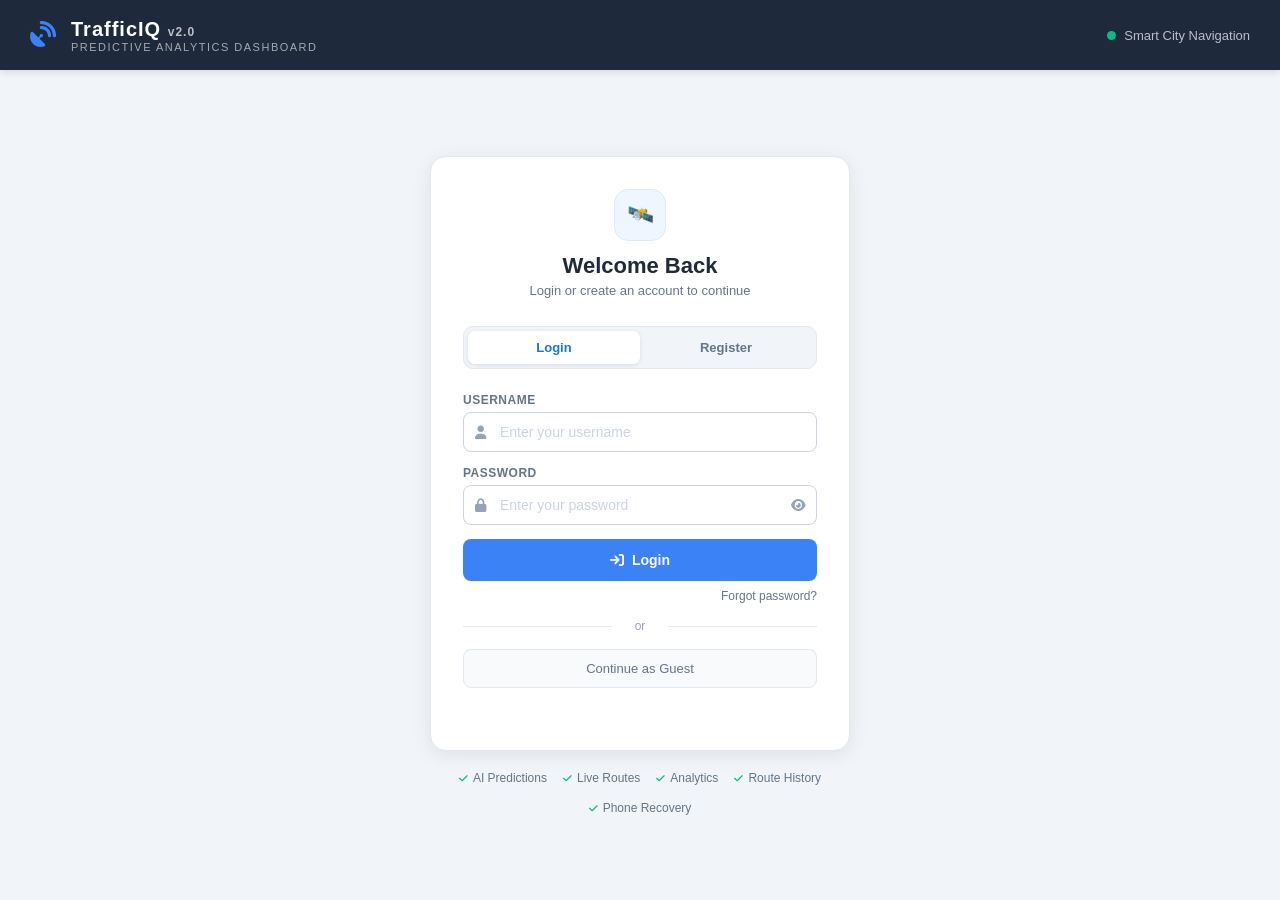
<file: index.html>
<!DOCTYPE html>
<html lang="en">
<head>
  <meta charset="UTF-8"/>
  <meta name="viewport" content="width=device-width, initial-scale=1.0"/>
  <title>TrafficIQ — Login</title>
  <link rel="stylesheet" href="https://cdnjs.cloudflare.com/ajax/libs/font-awesome/6.4.0/css/all.min.css"/>
  <style>
    * { margin:0; padding:0; box-sizing:border-box; font-family:"Segoe UI", sans-serif; }

    body {
      background: #f1f5f9;
      min-height: 100vh;
      display: flex;
      flex-direction: column;
    }

    /* ── Top Header — matches dashboard header exactly ── */
    .top-header {
      height: 70px;
      background: #1e293b;
      color: white;
      display: flex;
      align-items: center;
      justify-content: space-between;
      padding: 0 30px;
      box-shadow: 0 4px 6px -1px rgba(0,0,0,0.1);
    }

    .logo { display:flex; align-items:center; gap:15px; }
    .logo i { font-size:26px; color:#3b82f6; }
    .logo h1 { font-size:20px; letter-spacing:1px; }
    .logo h1 span { font-size:12px; opacity:0.7; }
    .logo p { font-size:11px; text-transform:uppercase; letter-spacing:1.5px; opacity:0.6; }

    .header-right {
      display: flex; align-items: center; gap: 8px;
      font-size: 13px; color: rgba(255,255,255,0.7);
    }
    .status-dot {
      width: 9px; height: 9px;
      background: #10b981; border-radius: 50%;
      animation: pulse 2s infinite;
    }
    @keyframes pulse {
      0%   { box-shadow: 0 0 0 0px rgba(16,185,129,0.7); }
      100% { box-shadow: 0 0 0 8px rgba(16,185,129,0); }
    }

    /* ── Main layout ── */
    .page-body {
      flex: 1;
      display: flex;
      align-items: center;
      justify-content: center;
      padding: 32px 16px;
    }

    .login-wrapper {
      width: 100%;
      max-width: 420px;
    }

    /* ── Card — matches dashboard .card style ── */
    .login-card {
      background: white;
      border: 1px solid #e2e8f0;
      border-radius: 16px;
      padding: 32px;
      box-shadow: 0 4px 20px rgba(0,0,0,0.08);
    }

    .card-header {
      text-align: center;
      margin-bottom: 28px;
    }

    .card-icon {
      width: 52px; height: 52px;
      background: #eff6ff;
      border-radius: 14px;
      display: inline-flex; align-items: center; justify-content: center;
      font-size: 22px; margin-bottom: 12px;
      border: 1px solid #dbeafe;
    }

    .card-header h2 {
      font-size: 22px; font-weight: 700;
      color: #1e293b; margin-bottom: 4px;
    }

    .card-header p {
      font-size: 13px; color: #64748b;
    }

    /* ── Tabs ── */
    .tab-row {
      display: flex;
      background: #f1f5f9;
      border-radius: 10px;
      padding: 4px;
      margin-bottom: 24px;
      border: 1px solid #e2e8f0;
    }

    .tab-btn {
      flex: 1; padding: 9px;
      border: none; background: transparent;
      color: #64748b;
      font-size: 13px; font-weight: 600;
      cursor: pointer; border-radius: 7px;
      transition: all 0.25s;
    }

    .tab-btn.active {
      background: white;
      color: #1976d2;
      box-shadow: 0 1px 4px rgba(0,0,0,0.1);
    }

    /* ── Inputs — matches dashboard inputs ── */
    .input-group { margin-bottom: 14px; }

    .input-group label {
      display: block;
      font-size: 12px; font-weight: 600;
      color: #64748b; margin-bottom: 5px;
      text-transform: uppercase; letter-spacing: 0.5px;
    }

    .input-wrap { position: relative; }

    .input-wrap i.ico {
      position: absolute; left: 12px; top: 50%;
      transform: translateY(-50%);
      color: #94a3b8; font-size: 13px;
      pointer-events: none;
    }

    .input-wrap input {
      width: 100%;
      padding: 11px 12px 11px 36px;
      border: 1px solid #cbd5e1;
      border-radius: 8px;
      font-size: 14px; color: #1e293b;
      outline: none; transition: 0.25s;
      background: white;
    }

    .input-wrap input:focus {
      border-color: #3b82f6;
      box-shadow: 0 0 0 3px rgba(59,130,246,0.1);
    }

    .input-wrap input::placeholder { color: #cbd5e1; }

    .eye-btn {
      position: absolute; right: 11px; top: 50%;
      transform: translateY(-50%);
      color: #94a3b8; cursor: pointer; font-size: 13px;
    }
    .eye-btn:hover { color: #64748b; }

    /* Strength bar */
    .strength-bar { height: 3px; border-radius: 2px; background: #e2e8f0; margin-top: 6px; overflow: hidden; display: none; }
    .strength-fill { height: 100%; border-radius: 2px; transition: width 0.4s, background 0.4s; width: 0%; }
    .strength-label { font-size: 10px; color: #94a3b8; margin-top: 3px; display: none; }

    /* ── Buttons — matches dashboard primary-btn ── */
    .login-btn {
      width: 100%;
      padding: 13px;
      background: #3b82f6;
      color: white;
      border: none; border-radius: 8px;
      font-size: 14px; font-weight: 700;
      cursor: pointer; transition: all 0.25s;
      display: flex; align-items: center;
      justify-content: center; gap: 8px;
      margin-top: 4px;
    }
    .login-btn:hover { background: #2563eb; transform: translateY(-1px); box-shadow: 0 4px 12px rgba(59,130,246,0.3); }
    .login-btn:disabled { background: #93c5fd; cursor: not-allowed; transform: none; box-shadow: none; }

    .divider {
      text-align: center; color: #94a3b8;
      font-size: 12px; margin: 16px 0;
      position: relative;
    }
    .divider::before, .divider::after {
      content: ''; position: absolute;
      top: 50%; width: 42%; height: 1px;
      background: #e2e8f0;
    }
    .divider::before { left: 0; }
    .divider::after { right: 0; }

    .guest-btn {
      width: 100%; padding: 11px;
      background: #f8fafc;
      border: 1px solid #e2e8f0;
      border-radius: 8px; color: #64748b;
      font-size: 13px; cursor: pointer;
      transition: all 0.2s;
    }
    .guest-btn:hover { background: #f1f5f9; border-color: #cbd5e1; color: #1e293b; }

    .forgot-link {
      display: block; text-align: right;
      font-size: 12px; color: #64748b;
      text-decoration: none; margin-top: 8px;
      transition: color 0.2s;
    }
    .forgot-link:hover { color: #3b82f6; }

    /* ── Message ── */
    .msg-box {
      min-height: 18px;
      text-align: center; font-size: 13px;
      border-radius: 8px; margin-top: 12px;
      padding: 0; transition: all 0.25s;
    }
    .msg-box.error   { color: #dc2626; background: #fef2f2; border: 1px solid #fecaca; padding: 8px; }
    .msg-box.success { color: #16a34a; background: #f0fdf4; border: 1px solid #bbf7d0; padding: 8px; }

    /* ── Feature pills below card ── */
    .feature-row {
      display: flex; justify-content: center;
      gap: 16px; margin-top: 20px;
      flex-wrap: wrap;
    }
    .feature-pill {
      display: flex; align-items: center; gap: 5px;
      font-size: 12px; color: #64748b;
    }
    .feature-pill i { color: #10b981; font-size: 10px; }

    @keyframes spin { to { transform: rotate(360deg); } }
  </style>
</head>
<body>

<!-- Header — same style as dashboard -->
<header class="top-header">
  <div class="logo">
    <i class="fa-solid fa-satellite-dish"></i>
    <div>
      <h1>TrafficIQ <span>v2.0</span></h1>
      <p>Predictive Analytics Dashboard</p>
    </div>
  </div>
  <div class="header-right">
    <div class="status-dot"></div>
    Smart City Navigation
  </div>
</header>

<!-- Login body -->
<div class="page-body">
  <div class="login-wrapper">

    <div class="login-card">

      <div class="card-header">
        <div class="card-icon">🛰️</div>
        <h2>Welcome Back</h2>
        <p>Login or create an account to continue</p>
      </div>

      <!-- Tabs -->
      <div class="tab-row">
        <button class="tab-btn active" id="tabLogin"    onclick="switchTab('login')">Login</button>
        <button class="tab-btn"        id="tabRegister" onclick="switchTab('register')">Register</button>
      </div>

      <!-- Username -->
      <div class="input-group">
        <label>Username</label>
        <div class="input-wrap">
          <i class="fa-solid fa-user ico"></i>
          <input type="text" id="username" placeholder="Enter your username" autocomplete="off"/>
        </div>
      </div>

      <!-- Password -->
      <div class="input-group">
        <label>Password</label>
        <div class="input-wrap">
          <i class="fa-solid fa-lock ico"></i>
          <input type="password" id="password" placeholder="Enter your password" oninput="checkStrength(this.value)"/>
          <i class="fa-solid fa-eye eye-btn" onclick="togglePwd()"></i>
        </div>
        <div class="strength-bar" id="strengthBar"><div class="strength-fill" id="strengthFill"></div></div>
        <div class="strength-label" id="strengthLabel"></div>
      </div>

      <!-- Confirm password (register only) -->
      <div class="input-group" id="confirmGroup" style="display:none;">
        <label>Confirm Password</label>
        <div class="input-wrap">
          <i class="fa-solid fa-lock ico"></i>
          <input type="password" id="confirmPassword" placeholder="Re-enter your password"/>
        </div>
      </div>

      <!-- Phone number (register only) -->
      <div class="input-group" id="phoneGroup" style="display:none;">
        <label>Phone Number <span style="color:#94a3b8;font-weight:400;">(optional)</span></label>
        <div class="input-wrap">
          <i class="fa-solid fa-phone ico"></i>
          <input type="tel" id="phoneNumber" placeholder="10-digit mobile number" maxlength="10"/>
        </div>
        <div style="font-size:10px;color:#94a3b8;margin-top:3px;">Used to recover your account if you forget your password</div>
      </div>

      <button class="login-btn" id="mainBtn" onclick="handleMain()">
        <i class="fa-solid fa-arrow-right-to-bracket"></i>
        <span id="btnText">Login</span>
      </button>

      <a href="forgot_password.html" class="forgot-link" id="forgotLink">Forgot password?</a>

      <div class="divider">or</div>
      <button class="guest-btn" onclick="continueAsGuest()">Continue as Guest</button>

      <div class="msg-box" id="msgBox"></div>
    </div>

    <div class="feature-row">
      <div class="feature-pill"><i class="fa-solid fa-check"></i> AI Predictions</div>
      <div class="feature-pill"><i class="fa-solid fa-check"></i> Live Routes</div>
      <div class="feature-pill"><i class="fa-solid fa-check"></i> Analytics</div>
      <div class="feature-pill"><i class="fa-solid fa-check"></i> Route History</div>
      <div class="feature-pill"><i class="fa-solid fa-check"></i> Phone Recovery</div>
    </div>

  </div>
</div>

<script>
  const BASE_URL = "http://127.0.0.1:5000";
  let mode = 'login';

  function switchTab(tab) {
    mode = tab;
    document.getElementById('tabLogin').classList.toggle('active', tab === 'login');
    document.getElementById('tabRegister').classList.toggle('active', tab === 'register');
    document.getElementById('btnText').textContent = tab === 'login' ? 'Login' : 'Register';
    document.getElementById('confirmGroup').style.display = tab === 'register' ? 'block' : 'none';
    document.getElementById('forgotLink').style.display = tab === 'login' ? 'block' : 'none';
    document.getElementById('strengthBar').style.display = tab === 'register' ? 'block' : 'none';
    document.getElementById('strengthLabel').style.display = tab === 'register' ? 'block' : 'none';
    document.getElementById('phoneGroup').style.display = tab === 'register' ? 'block' : 'none';
    clearMsg();
  }

  function togglePwd() {
    const i = document.getElementById('password');
    i.type = i.type === 'password' ? 'text' : 'password';
  }

  function checkStrength(val) {
    if (mode !== 'register') return;
    let s = 0;
    if (val.length >= 6) s++;
    if (/[A-Z]/.test(val)) s++;
    if (/[0-9]/.test(val)) s++;
    if (/[^A-Za-z0-9]/.test(val)) s++;
    const lvs = [
      { w:'25%', c:'#ef4444', t:'Weak' },
      { w:'50%', c:'#f59e0b', t:'Fair' },
      { w:'75%', c:'#3b82f6', t:'Good' },
      { w:'100%',c:'#10b981', t:'Strong' }
    ];
    const lv = lvs[Math.max(0, s - 1)] || lvs[0];
    const fill = document.getElementById('strengthFill');
    const label = document.getElementById('strengthLabel');
    fill.style.width = val.length ? lv.w : '0%';
    fill.style.background = lv.c;
    label.textContent = val.length ? `Password strength: ${lv.t}` : '';
    label.style.color = lv.c;
  }

  function showMsg(text, type) {
    const el = document.getElementById('msgBox');
    el.textContent = text;
    el.className = 'msg-box ' + type;
  }
  function clearMsg() {
    const el = document.getElementById('msgBox');
    el.textContent = ''; el.className = 'msg-box';
  }

  function setLoading(text) {
    const btn = document.getElementById('mainBtn');
    btn.disabled = true;
    btn.innerHTML = `<span style="display:inline-block;width:14px;height:14px;border:2px solid rgba(255,255,255,0.3);border-top-color:white;border-radius:50%;animation:spin 0.7s linear infinite;"></span> ${text}`;
  }
  function resetBtn(text) {
    const btn = document.getElementById('mainBtn');
    btn.disabled = false;
    btn.innerHTML = `<i class="fa-solid fa-arrow-right-to-bracket"></i> ${text}`;
    document.getElementById('btnText') && (document.getElementById('btnText').textContent = text);
  }

  async function handleMain() {
    const user = document.getElementById('username').value.trim();
    const pass = document.getElementById('password').value.trim();
    if (!user || !pass) return showMsg('Please fill in all fields.', 'error');
    if (mode === 'login') await doLogin(user, pass);
    else await doRegister(user, pass);
  }

  async function doLogin(user, pass) {
    setLoading('Logging in...');
    try {
      const res = await fetch(`${BASE_URL}/login`, {
        method: 'POST',
        headers: { 'Content-Type': 'application/json' },
        body: JSON.stringify({ username: user, password: pass })
      });
      const data = await res.json();
      if (res.ok) {
        localStorage.setItem('user_id', data.user_id);
        localStorage.setItem('username', user);
        showMsg('✓ Login successful! Redirecting...', 'success');
        setTimeout(() => window.location.href = 'dashboard.html', 800);
      } else {
        showMsg(data.message || 'Login failed.', 'error');
        resetBtn('Login');
      }
    } catch {
      showMsg('⚠ Backend offline — make sure app.py is running!', 'error');
      resetBtn('Login');
    }
  }

  async function doRegister(user, pass) {
    const confirm = document.getElementById('confirmPassword').value.trim();
    if (pass !== confirm) return showMsg('Passwords do not match.', 'error');
    if (pass.length < 4) return showMsg('Password must be at least 4 characters.', 'error');
    setLoading('Registering...');
    try {
      const res = await fetch(`${BASE_URL}/register`, {
        method: 'POST',
        headers: { 'Content-Type': 'application/json' },
        body: JSON.stringify({ username: user, password: pass, phone: document.getElementById('phoneNumber').value.trim() })
      });
      const data = await res.json();
      showMsg(data.message, res.ok ? 'success' : 'error');
      if (res.ok) {
        setTimeout(() => {
          switchTab('login');
          document.getElementById('username').value = user;
        }, 1200);
      }
    } catch {
      showMsg('⚠ Backend offline — make sure app.py is running!', 'error');
    }
    resetBtn('Register');
  }

  function continueAsGuest() {
    localStorage.removeItem('user_id');
    localStorage.setItem('username', 'Guest');
    window.location.href = 'dashboard.html';
  }

  document.addEventListener('keydown', e => { if (e.key === 'Enter') handleMain(); });
</script>
</body>
</html>
</file>
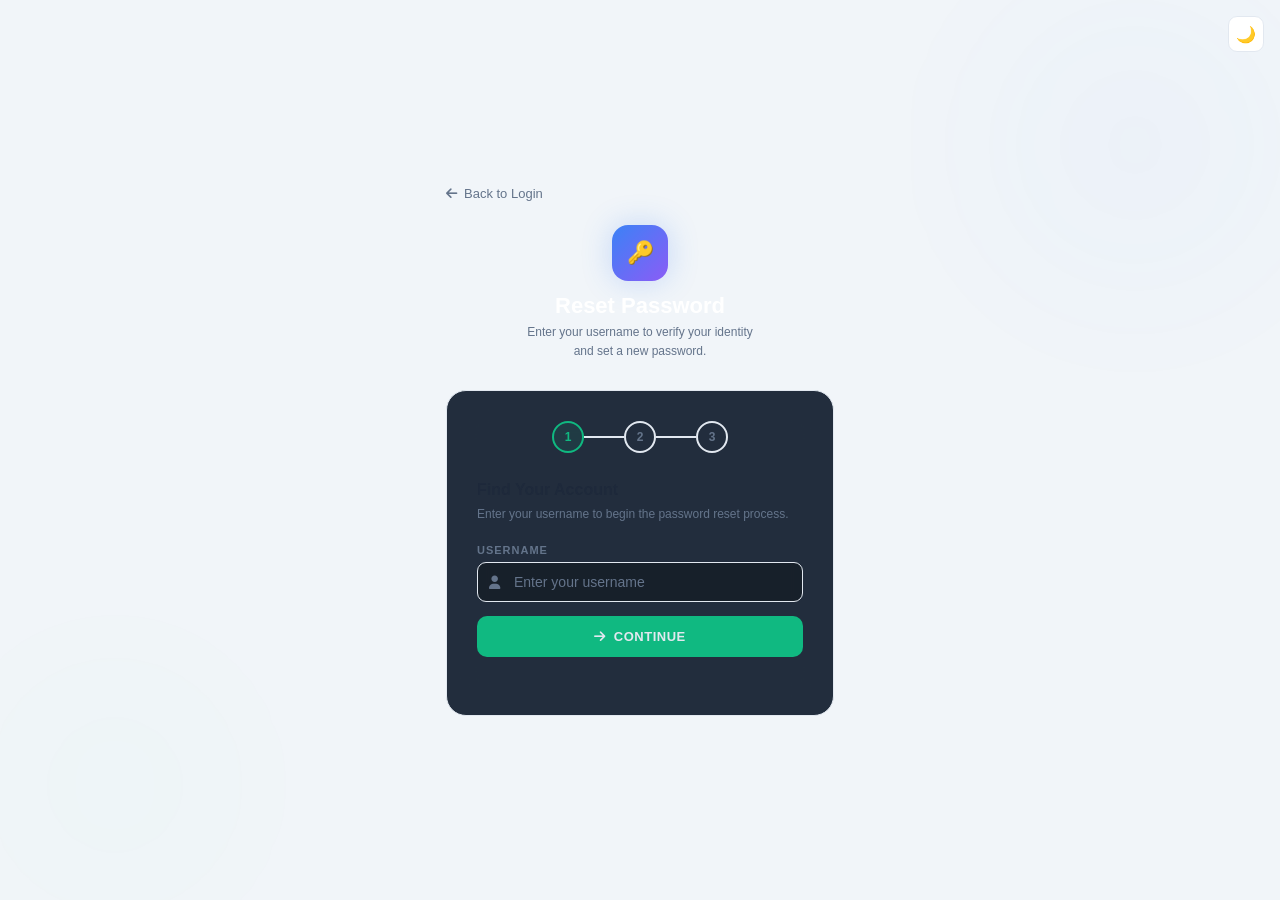
<file: forgot_password.html>
<!DOCTYPE html>
<html lang="en">
<head>
  <meta charset="UTF-8"/>
  <meta name="viewport" content="width=device-width, initial-scale=1.0"/>
  <title>TrafficIQ — Forgot Password</title>
  <link rel="stylesheet" href="theme.css"/>
  <link rel="stylesheet" href="https://cdnjs.cloudflare.com/ajax/libs/font-awesome/6.4.0/css/all.min.css"/>
  <style>
    body { display:flex;align-items:center;justify-content:center;min-height:100vh;overflow:hidden; }
    .glow-orb.g1 { width:450px;height:450px;background:radial-gradient(circle,rgba(59,130,246,0.1),transparent 70%);top:-80px;right:-80px; }
    .glow-orb.g2 { width:350px;height:350px;background:radial-gradient(circle,rgba(0,255,136,0.08),transparent 70%);bottom:-60px;left:-60px; }

    .wrapper { position:relative;z-index:10;width:100%;max-width:420px;padding:16px; }

    .back-link {
      display:inline-flex;align-items:center;gap:7px;
      color:var(--muted);font-size:13px;text-decoration:none;
      margin-bottom:24px;transition:color 0.2s;
    }
    .back-link:hover { color:var(--text); }

    .brand { text-align:center;margin-bottom:28px; }
    .brand-icon { width:56px;height:56px;background:linear-gradient(135deg,#3b82f6,#8b5cf6);border-radius:16px;display:inline-flex;align-items:center;justify-content:center;font-size:22px;margin-bottom:12px;box-shadow:0 0 30px rgba(59,130,246,0.25); }
    .brand h2 { font-family:var(--display);font-size:22px;font-weight:800;color:white; }
    .brand p { color:var(--muted);font-size:12px;margin-top:4px;line-height:1.6; }

    .fp-card { background:rgba(12,24,40,0.9);border:1px solid var(--border);border-radius:20px;padding:30px;backdrop-filter:blur(20px); }
    body.light .fp-card { background:rgba(255,255,255,0.95); }

    /* Steps indicator */
    .steps {
      display:flex;align-items:center;justify-content:center;
      gap:0;margin-bottom:28px;
    }
    .step {
      display:flex;align-items:center;justify-content:center;
      width:32px;height:32px;border-radius:50%;
      font-family:var(--mono);font-size:12px;font-weight:700;
      border:2px solid var(--border-dim);color:var(--muted);
      transition:all 0.3s;
    }
    .step.active { border-color:var(--green);color:var(--green);background:var(--green-glow); }
    .step.done { border-color:var(--green);background:var(--green);color:var(--darker); }
    .step-line { width:40px;height:2px;background:var(--border-dim);transition:background 0.3s; }
    .step-line.done { background:var(--green); }

    /* Panels */
    .panel { display:none; }
    .panel.active { display:block; }

    .panel-title { font-family:var(--display);font-size:16px;font-weight:700;color:var(--text);margin-bottom:6px; }
    .panel-sub { font-size:12px;color:var(--muted);margin-bottom:20px;line-height:1.6; }

    .input-group { margin-bottom:14px; }
    .input-wrap { position:relative; }
    .input-wrap i.icon { position:absolute;left:12px;top:50%;transform:translateY(-50%);color:var(--muted);font-size:13px;pointer-events:none; }
    .input-wrap .form-input { padding-left:36px; }

    .submit-btn { width:100%;padding:13px;background:var(--green);color:var(--darker);border:none;border-radius:10px;font-family:var(--mono);font-size:13px;font-weight:700;cursor:pointer;transition:all 0.3s;display:flex;align-items:center;justify-content:center;gap:8px;letter-spacing:0.5px; }
    .submit-btn:hover { background:var(--green-dim);transform:translateY(-1px); }
    .submit-btn:disabled { background:#1a3a2a;color:#4a6a5a;cursor:not-allowed;transform:none; }

    .msg-box { min-height:18px;margin-top:10px;text-align:center;font-size:13px;border-radius:8px;padding:0;transition:all 0.3s; }
    .msg-box.error { color:var(--red);background:rgba(239,68,68,0.08);padding:8px; }
    .msg-box.success { color:var(--green);background:rgba(0,255,136,0.08);padding:8px; }

    /* OTP boxes */
    .otp-row { display:flex;gap:10px;justify-content:center;margin:20px 0; }
    .otp-box {
      width:48px;height:52px;
      background:rgba(0,0,0,0.3);
      border:1px solid var(--border-dim);
      border-radius:10px;
      text-align:center;font-family:var(--mono);font-size:20px;font-weight:700;
      color:white;outline:none;transition:all 0.25s;
    }
    body.light .otp-box { background:rgba(76, 178, 241, 0.05); }
    .otp-box:focus { border-color:var(--green);box-shadow:0 0 0 3px var(--green-glow); }

    /* Success animation */
    .success-icon {
      width:70px;height:70px;
      background:rgba(0,255,136,0.1);
      border:2px solid var(--green);
      border-radius:50%;
      display:flex;align-items:center;justify-content:center;
      font-size:28px;margin:0 auto 20px;
      animation:successPop 0.5s cubic-bezier(0.34,1.56,0.64,1);
    }
    @keyframes successPop { from{transform:scale(0)} to{transform:scale(1)} }

    .corner-theme { position:fixed;top:16px;right:16px;z-index:200;width:36px;height:36px;background:var(--panel);border:1px solid var(--border);border-radius:9px;display:flex;align-items:center;justify-content:center;cursor:pointer;font-size:16px;transition:all 0.2s; }
    .corner-theme:hover { border-color:var(--green); }
  </style>
</head>
<body>
<div class="grid-bg"></div>
<div class="glow-orb g1"></div>
<div class="glow-orb g2"></div>
<button class="corner-theme" id="themeBtn" onclick="toggleTheme()">🌙</button>

<div class="wrapper">
  <a href="index.html" class="back-link">
    <i class="fa-solid fa-arrow-left"></i> Back to Login
  </a>

  <div class="brand">
    <div class="brand-icon">🔑</div>
    <h2>Reset Password</h2>
    <p>Enter your username to verify your identity<br>and set a new password.</p>
  </div>

  <div class="fp-card">
    <!-- Step Indicator -->
    <div class="steps">
      <div class="step active" id="step1">1</div>
      <div class="step-line" id="line1"></div>
      <div class="step" id="step2">2</div>
      <div class="step-line" id="line2"></div>
      <div class="step" id="step3">3</div>
    </div>

    <!-- PANEL 1: Enter username -->
    <div class="panel active" id="panel1">
      <div class="panel-title">Find Your Account</div>
      <div class="panel-sub">Enter your username to begin the password reset process.</div>
      <div class="input-group">
        <label class="form-label">Username</label>
        <div class="input-wrap">
          <i class="fa-solid fa-user icon"></i>
          <input class="form-input" type="text" id="resetUsername" placeholder="Enter your username"/>
        </div>
      </div>
      <button class="submit-btn" onclick="verifyUsername()">
        <i class="fa-solid fa-arrow-right"></i> CONTINUE
      </button>
      <div class="msg-box" id="msg1"></div>
    </div>

    <!-- PANEL 2: Enter OTP (simulated) -->
    <div class="panel" id="panel2">
      <div class="panel-title">Enter Verification Code</div>
      <div class="panel-sub">A 4-digit code has been generated for you.<br><strong style="color:var(--green);" id="otpHint"></strong></div>
      <div class="otp-row">
        <input class="otp-box" type="text" maxlength="1" id="o1" oninput="otpMove(this,null,'o2')"/>
        <input class="otp-box" type="text" maxlength="1" id="o2" oninput="otpMove(this,'o1','o3')"/>
        <input class="otp-box" type="text" maxlength="1" id="o3" oninput="otpMove(this,'o2','o4')"/>
        <input class="otp-box" type="text" maxlength="1" id="o4" oninput="otpMove(this,'o3',null)"/>
      </div>
      <button class="submit-btn" onclick="verifyOTP()">
        <i class="fa-solid fa-shield-halved"></i> VERIFY CODE
      </button>
      <div class="msg-box" id="msg2"></div>
    </div>

    <!-- PANEL 3: New Password -->
    <div class="panel" id="panel3">
      <div class="panel-title">Set New Password</div>
      <div class="panel-sub">Choose a strong password for your account.</div>
      <div class="input-group">
        <label class="form-label">New Password</label>
        <div class="input-wrap">
          <i class="fa-solid fa-lock icon"></i>
          <input class="form-input" type="password" id="newPassword" placeholder="Enter new password"/>
        </div>
      </div>
      <div class="input-group">
        <label class="form-label">Confirm Password</label>
        <div class="input-wrap">
          <i class="fa-solid fa-lock icon"></i>
          <input class="form-input" type="password" id="confirmNewPassword" placeholder="Confirm new password"/>
        </div>
      </div>
      <button class="submit-btn" onclick="resetPassword()">
        <i class="fa-solid fa-key"></i> RESET PASSWORD
      </button>
      <div class="msg-box" id="msg3"></div>
    </div>

    <!-- PANEL 4: Success -->
    <div class="panel" id="panel4">
      <div style="text-align:center;">
        <div class="success-icon">✅</div>
        <div class="panel-title" style="text-align:center;">Password Reset!</div>
        <div class="panel-sub" style="text-align:center;">Your password has been updated successfully.<br>You can now login with your new password.</div>
        <a href="index.html" class="submit-btn" style="text-decoration:none;margin-top:8px;">
          <i class="fa-solid fa-arrow-right-to-bracket"></i> GO TO LOGIN
        </a>
      </div>
    </div>

  </div>
</div>

<script>
const BASE_URL = "http://127.0.0.1:5000";
let generatedOTP = '';
let verifiedUsername = '';

function toggleTheme() {
  document.body.classList.toggle('light');
  document.getElementById('themeBtn').textContent = document.body.classList.contains('light') ? '☀️' : '🌙';
  localStorage.setItem('theme', document.body.classList.contains('light') ? 'light' : 'dark');
}
if (localStorage.getItem('theme') === 'light') { document.body.classList.add('light'); document.getElementById('themeBtn').textContent = '☀️'; }

function showPanel(n) {
  [1,2,3,4].forEach(i => {
    document.getElementById('panel'+i).classList.toggle('active', i === n);
  });
  // Update steps
  [1,2,3].forEach(i => {
    const s = document.getElementById('step'+i);
    const l = document.getElementById('line'+i);
    if (i < n) { s.className = 'step done'; s.innerHTML = '✓'; }
    else if (i === n) { s.className = 'step active'; s.innerHTML = i; }
    else { s.className = 'step'; s.innerHTML = i; }
    if (l) l.className = 'step-line' + (i < n ? ' done' : '');
  });
}

function showMsg(id, text, type) {
  const el = document.getElementById(id);
  el.textContent = text;
  el.className = 'msg-box ' + type;
}

async function verifyUsername() {
  const user = document.getElementById('resetUsername').value.trim();
  if (!user) return showMsg('msg1', 'Please enter your username.', 'error');

  try {
    const res = await fetch(`${BASE_URL}/check_user`, {
      method: 'POST',
      headers: { 'Content-Type': 'application/json' },
      body: JSON.stringify({ username: user })
    });
    const data = await res.json();
    if (res.ok) {
      verifiedUsername = user;
      // Generate a 4-digit OTP (in production this would be sent via email/SMS)
      generatedOTP = String(Math.floor(1000 + Math.random() * 9000));
      document.getElementById('otpHint').textContent = `For demo: your code is ${generatedOTP}`;
      showPanel(2);
    } else {
      showMsg('msg1', data.message || 'Username not found.', 'error');
    }
  } catch {
    // Offline fallback — allow demo mode
    verifiedUsername = user;
    generatedOTP = String(Math.floor(1000 + Math.random() * 9000));
    document.getElementById('otpHint').textContent = `Demo mode — your code is ${generatedOTP}`;
    showPanel(2);
  }
}

function otpMove(el, prevId, nextId) {
  if (el.value && nextId) document.getElementById(nextId).focus();
  if (!el.value && prevId) document.getElementById(prevId).focus();
}

function verifyOTP() {
  const entered = ['o1','o2','o3','o4'].map(id => document.getElementById(id).value).join('');
  if (entered.length < 4) return showMsg('msg2', 'Please enter all 4 digits.', 'error');
  if (entered === generatedOTP) {
    showPanel(3);
  } else {
    showMsg('msg2', '✗ Incorrect code. Please try again.', 'error');
  }
}

async function resetPassword() {
  const newPwd = document.getElementById('newPassword').value.trim();
  const conPwd = document.getElementById('confirmNewPassword').value.trim();
  if (!newPwd || !conPwd) return showMsg('msg3', 'Please fill both fields.', 'error');
  if (newPwd !== conPwd) return showMsg('msg3', 'Passwords do not match.', 'error');
  if (newPwd.length < 4) return showMsg('msg3', 'Password must be at least 4 characters.', 'error');

  try {
    const res = await fetch(`${BASE_URL}/reset_password`, {
      method: 'POST',
      headers: { 'Content-Type': 'application/json' },
      body: JSON.stringify({ username: verifiedUsername, new_password: newPwd })
    });
    const data = await res.json();
    if (res.ok) showPanel(4);
    else showMsg('msg3', data.message || 'Reset failed.', 'error');
  } catch {
    // Demo fallback
    showPanel(4);
  }
}

// OTP keyboard nav
['o1','o2','o3','o4'].forEach((id, i, arr) => {
  document.getElementById(id).addEventListener('keydown', e => {
    if (e.key === 'Backspace' && !e.target.value && i > 0) {
      document.getElementById(arr[i-1]).focus();
    }
  });
});
</script>
</body>
</html>
</file>
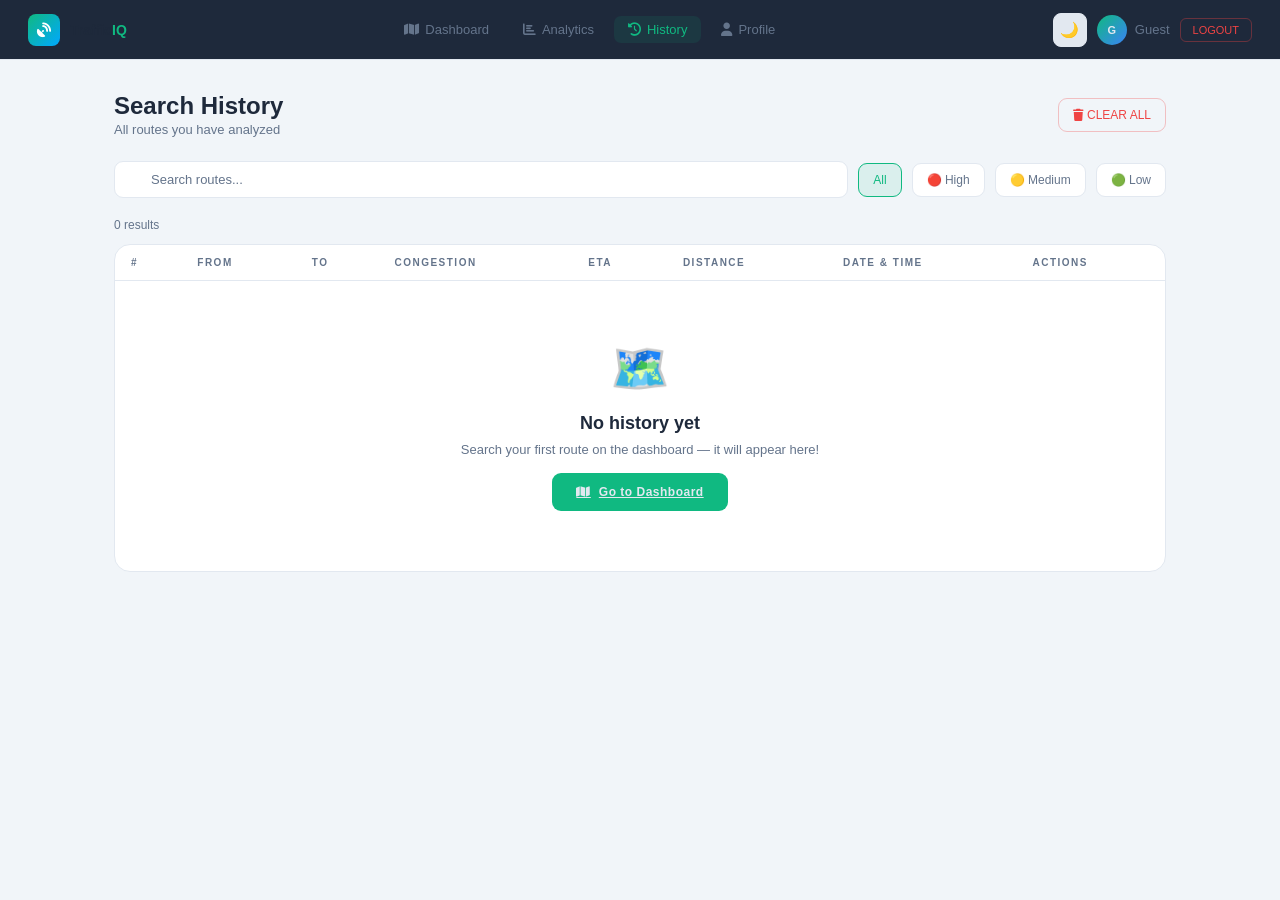
<file: history.html>
<!DOCTYPE html>
<html lang="en">
<head>
  <meta charset="UTF-8"/>
  <meta name="viewport" content="width=device-width, initial-scale=1.0"/>
  <title>TrafficIQ — Search History</title>
  <link rel="stylesheet" href="theme.css"/>
  <link rel="stylesheet" href="https://cdnjs.cloudflare.com/ajax/libs/font-awesome/6.4.0/css/all.min.css"/>
  <style>
    .page-header {
      display: flex; align-items: center; justify-content: space-between;
      margin-bottom: 24px;
    }
    .page-header h2 { font-family:var(--display);font-size:24px;font-weight:800;color:#1e293b; }
.page-header p { font-size:13px;color:#64748b;margin-top:2px; }
    .toolbar {
      display: flex; gap: 10px; align-items: center;
      margin-bottom: 20px; flex-wrap: wrap;
    }

    .search-input {
      flex: 1; min-width: 200px;
      padding: 10px 14px 10px 36px;
      background: var(--panel);
      border: 1px solid var(--border-dim);
      border-radius: 9px; color: var(--text);
      font-family: var(--body); font-size: 13px;
      outline: none; transition: all 0.25s;
      position: relative;
    }
    .search-input:focus { border-color: var(--green); }
    .search-wrap { position: relative; flex: 1; min-width: 200px; }
    .search-wrap i { position:absolute;left:12px;top:50%;transform:translateY(-50%);color:var(--muted);font-size:13px; }

    .filter-btn {
      padding: 9px 14px;
      background: var(--panel);
      border: 1px solid var(--border-dim);
      border-radius: 9px; color: var(--muted);
      font-size: 12px; cursor: pointer;
      transition: all 0.2s; font-family: var(--mono);
    }
    .filter-btn:hover, .filter-btn.active { border-color: var(--green); color: var(--green); background: var(--green-glow); }

    .clear-btn {
      padding: 9px 14px;
      background: transparent;
      border: 1px solid rgba(239,68,68,0.3);
      border-radius: 9px; color: var(--red);
      font-size: 12px; cursor: pointer;
      transition: all 0.2s; font-family: var(--mono);
    }
    .clear-btn:hover { background: rgba(239,68,68,0.1); }

    /* History table */
    .history-table-wrap { overflow-x: auto; }
    .history-table {
      width: 100%; border-collapse: collapse;
    }
    .history-table th {
      text-align: left; padding: 12px 16px;
      font-size: 10px; text-transform: uppercase;
      letter-spacing: 1.5px; color: var(--muted);
      border-bottom: 1px solid var(--border-dim);
      font-family: var(--mono); white-space: nowrap;
    }
    .history-table td {
      padding: 14px 16px; font-size: 13px;
      border-bottom: 1px solid var(--border-dim);
      vertical-align: middle;
    }
    .history-table tr:last-child td { border-bottom: none; }
    .history-table tbody tr { transition: background 0.15s; }
    .history-table tbody tr:hover td { background: rgba(255,255,255,0.02); }

    .route-arrow {
      color: var(--muted); font-size: 11px; margin: 0 6px;
    }

    .action-btn {
      padding: 5px 11px;
      background: transparent;
      border: 1px solid var(--border);
      color: var(--green); border-radius: 6px;
      font-size: 11px; font-family: var(--mono);
      cursor: pointer; transition: all 0.2s;
    }
    .action-btn:hover { background: var(--green-glow); }

    .del-btn {
      padding: 5px 9px;
      background: transparent;
      border: 1px solid rgba(239,68,68,0.2);
      color: var(--red); border-radius: 6px;
      font-size: 11px; cursor: pointer;
      transition: all 0.2s; margin-left: 5px;
    }
    .del-btn:hover { background: rgba(239,68,68,0.1); }

    .empty-state {
      text-align: center; padding: 60px 20px;
      color: var(--muted);
    }
    .empty-state .empty-icon { font-size: 48px; margin-bottom: 16px; }
    .empty-state h3 { font-family: var(--display); font-size: 18px; color: var(--text); margin-bottom: 8px; }
    .empty-state p { font-size: 13px; }

    .pagination {
      display: flex; align-items: center; justify-content: center;
      gap: 8px; margin-top: 24px;
    }
    .page-btn {
      width: 34px; height: 34px;
      background: var(--panel);
      border: 1px solid var(--border-dim);
      border-radius: 8px; color: var(--muted);
      font-size: 12px; cursor: pointer;
      display: flex; align-items: center; justify-content: center;
      transition: all 0.2s; font-family: var(--mono);
    }
    .page-btn:hover, .page-btn.active { border-color: var(--green); color: var(--green); background: var(--green-glow); }
    .page-btn:disabled { opacity: 0.3; cursor: not-allowed; }

    .result-count { font-size: 12px; color: var(--muted); }
  </style>
</head>
<body>
<div class="grid-bg"></div>

<nav class="top-nav">
  <a href="dashboard.html" class="nav-logo">
    <div class="nav-logo-icon"><i class="fa-solid fa-satellite-dish" style="font-size:14px;color:white;"></i></div>
    <span class="nav-logo-text">Traffic<span>IQ</span></span>
  </a>
  <div class="nav-links">
    <a href="dashboard.html" class="nav-link"><i class="fa-solid fa-map"></i> Dashboard</a>
    <a href="analytics.html" class="nav-link"><i class="fa-solid fa-chart-bar"></i> Analytics</a>
    <a href="history.html" class="nav-link active"><i class="fa-solid fa-clock-rotate-left"></i> History</a>
    <a href="profile.html" class="nav-link"><i class="fa-solid fa-user"></i> Profile</a>
  </div>
  <div class="nav-right">
    <button class="theme-toggle" id="themeBtn" onclick="toggleTheme()">🌙</button>
    <div class="nav-user">
      <div class="nav-avatar" id="navAvatar">G</div>
      <span id="navUsername">Guest</span>
    </div>
    <a href="index.html" class="logout-btn" onclick="logout()">LOGOUT</a>
  </div>
</nav>

<div class="page-content">
  <div class="page-header">
    <div>
      <h2>Search History</h2>
      <p>All routes you have analyzed</p>
    </div>
    <button class="clear-btn" onclick="clearAll()">
      <i class="fa-solid fa-trash"></i> CLEAR ALL
    </button>
  </div>

  <!-- Toolbar -->
  <div class="toolbar">
    <div class="search-wrap">
      <i class="fa-solid fa-magnifying-glass"></i>
      <input class="search-input form-input" type="text" id="searchBox" placeholder="Search routes..." oninput="filterHistory()"/>
    </div>
    <button class="filter-btn active" id="fAll"    onclick="setFilter('all')">All</button>
    <button class="filter-btn"        id="fHigh"   onclick="setFilter('High')">🔴 High</button>
    <button class="filter-btn"        id="fMedium" onclick="setFilter('Medium')">🟡 Medium</button>
    <button class="filter-btn"        id="fLow"    onclick="setFilter('Low')">🟢 Low</button>
  </div>

  <div class="result-count" id="resultCount" style="margin-bottom:12px;"></div>

  <div class="card" style="padding:0;overflow:hidden;">
    <div class="history-table-wrap">
      <table class="history-table">
        <thead>
          <tr>
            <th>#</th>
            <th>From</th>
            <th>To</th>
            <th>Congestion</th>
            <th>ETA</th>
            <th>Distance</th>
            <th>Date & Time</th>
            <th>Actions</th>
          </tr>
        </thead>
        <tbody id="historyBody"></tbody>
      </table>
      <div id="emptyState" style="display:none;">
        <div class="empty-state">
          <div class="empty-icon">🗺️</div>
          <h3>No history yet</h3>
          <p>Search your first route on the dashboard — it will appear here!</p>
          <a href="dashboard.html" class="btn-primary" style="display:inline-flex;margin-top:16px;">
            <i class="fa-solid fa-map"></i> Go to Dashboard
          </a>
        </div>
      </div>
    </div>
  </div>

  <div class="pagination" id="pagination"></div>
</div>

<div class="toast" id="toast"></div>

<script>
const username = localStorage.getItem('username') || 'Guest';
document.getElementById('navAvatar').textContent = username[0].toUpperCase();
document.getElementById('navUsername').textContent = username;

function toggleTheme() {
  document.body.classList.toggle('light');
  document.getElementById('themeBtn').textContent = document.body.classList.contains('light') ? '☀️' : '🌙';
  localStorage.setItem('theme', document.body.classList.contains('light') ? 'light' : 'dark');
}
if (localStorage.getItem('theme') === 'light') { document.body.classList.add('light'); document.getElementById('themeBtn').textContent = '☀️'; }
function logout() { localStorage.clear(); }

function toast(msg) {
  const el = document.getElementById('toast');
  el.textContent = msg; el.classList.add('show');
  setTimeout(() => el.classList.remove('show'), 3000);
}

let allHistory = JSON.parse(localStorage.getItem('trafficiq_history') || '[]');
let filtered = [...allHistory];
let currentFilter = 'all';
let currentPage = 1;
const PER_PAGE = 10;

function setFilter(f) {
  currentFilter = f;
  ['All','High','Medium','Low'].forEach(x => {
    const el = document.getElementById('f' + x);
    if (el) el.classList.toggle('active', (f === 'all' && x === 'All') || f === x);
  });
  currentPage = 1;
  filterHistory();
}

function filterHistory() {
  const q = document.getElementById('searchBox').value.toLowerCase();
  filtered = allHistory.filter(h => {
    const matchFilter = currentFilter === 'all' || h.congestion === currentFilter;
    const matchSearch = !q || h.src.toLowerCase().includes(q) || h.dest.toLowerCase().includes(q);
    return matchFilter && matchSearch;
  });
  currentPage = 1;
  renderTable();
}

function renderTable() {
  const tbody = document.getElementById('historyBody');
  const empty = document.getElementById('emptyState');
  const count = document.getElementById('resultCount');

  count.textContent = `${filtered.length} result${filtered.length !== 1 ? 's' : ''}`;

  if (!filtered.length) {
    tbody.innerHTML = '';
    empty.style.display = 'block';
    document.getElementById('pagination').innerHTML = '';
    return;
  }

  empty.style.display = 'none';
  const start = (currentPage - 1) * PER_PAGE;
  const page = filtered.slice(start, start + PER_PAGE);

  tbody.innerHTML = page.map((h, i) => {
    const num = start + i + 1;
    const cClass = h.congestion === 'High' ? 'high' : h.congestion === 'Medium' ? 'medium' : 'low';
    return `
      <tr>
        <td style="color:var(--muted);font-family:var(--mono);font-size:11px;">${num}</td>
        <td><strong>${h.src}</strong></td>
        <td>${h.dest}</td>
        <td><span class="badge badge-${cClass}">${h.congestion || '—'}</span></td>
        <td style="font-family:var(--mono);font-size:12px;">${h.eta || '—'}</td>
        <td style="font-family:var(--mono);font-size:12px;">${h.dist || '—'}</td>
        <td style="color:var(--muted);font-size:11px;">${h.datetime || h.date || '—'}</td>
        <td>
          <button class="action-btn" onclick="reuse('${h.src}','${h.dest}')">REUSE</button>
          <button class="del-btn" onclick="deleteEntry(${allHistory.indexOf(h)})"><i class="fa-solid fa-trash"></i></button>
        </td>
      </tr>
    `;
  }).join('');

  renderPagination();
}

function renderPagination() {
  const total = Math.ceil(filtered.length / PER_PAGE);
  const pg = document.getElementById('pagination');
  if (total <= 1) { pg.innerHTML = ''; return; }

  let html = `<button class="page-btn" onclick="goPage(${currentPage-1})" ${currentPage===1?'disabled':''}>‹</button>`;
  for (let i = 1; i <= total; i++) {
    html += `<button class="page-btn ${i===currentPage?'active':''}" onclick="goPage(${i})">${i}</button>`;
  }
  html += `<button class="page-btn" onclick="goPage(${currentPage+1})" ${currentPage===total?'disabled':''}>›</button>`;
  pg.innerHTML = html;
}

function goPage(p) {
  const total = Math.ceil(filtered.length / PER_PAGE);
  if (p < 1 || p > total) return;
  currentPage = p;
  renderTable();
}

function reuse(src, dest) {
  localStorage.setItem('prefill_src', src);
  localStorage.setItem('prefill_dest', dest);
  window.location.href = 'dashboard.html';
}

function deleteEntry(index) {
  allHistory.splice(index, 1);
  localStorage.setItem('trafficiq_history', JSON.stringify(allHistory));
  filtered = [...allHistory];
  filterHistory();
  toast('🗑 Entry removed');
}

function clearAll() {
  if (!allHistory.length) return toast('Nothing to clear.');
  if (confirm('Clear all search history? This cannot be undone.')) {
    allHistory = [];
    filtered = [];
    localStorage.setItem('trafficiq_history', JSON.stringify([]));
    renderTable();
    toast('✓ History cleared');
  }
}

renderTable();
</script>
</body>
</html>
</file>
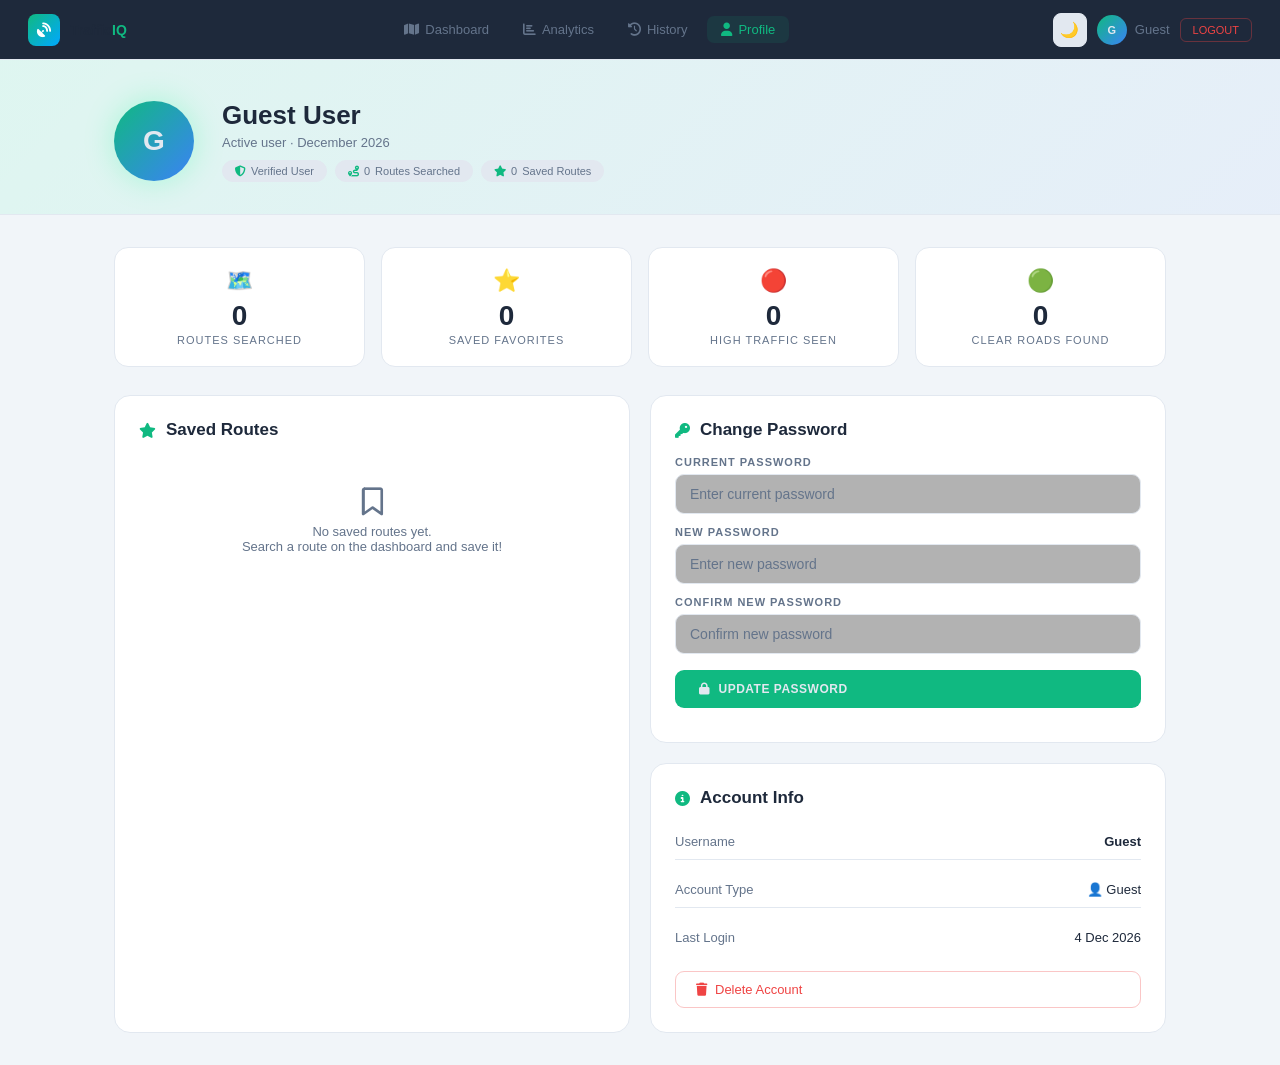
<file: profile.html>
<!DOCTYPE html>
<html lang="en">
<head>
  <meta charset="UTF-8"/>
  <meta name="viewport" content="width=device-width, initial-scale=1.0"/>
  <title>TrafficIQ — Profile</title>
  <link rel="stylesheet" href="theme.css"/>
  <link rel="stylesheet" href="https://cdnjs.cloudflare.com/ajax/libs/font-awesome/6.4.0/css/all.min.css"/>
  <style>
    body { overflow-x: hidden; }

    .profile-hero {
      background: linear-gradient(135deg, rgba(0,255,136,0.08), rgba(59,130,246,0.06));
      border-bottom: 1px solid var(--border);
      padding: 40px 0 32px;
      position: relative; z-index: 1;
    }

    .profile-hero-inner {
      max-width: 1100px; margin: 0 auto; padding: 0 24px;
      display: flex; align-items: center; gap: 28px;
    }

    .avatar-big {
      width: 80px; height: 80px;
      background: linear-gradient(135deg, var(--green), var(--blue));
      border-radius: 50%;
      display: flex; align-items: center; justify-content: center;
      font-family: var(--mono); font-size: 28px; font-weight: 700;
      color: var(--darker); flex-shrink: 0;
      box-shadow: 0 0 30px rgba(0,255,136,0.25);
    }

    .profile-info h2 {
      font-family: var(--display);
      font-size: 26px; font-weight: 800;
      color: #1e293b;
    }

    .profile-info p { color: var(--muted); font-size: 13px; margin-top: 4px; }

    .profile-badges {
      display: flex; gap: 8px; margin-top: 10px; flex-wrap: wrap;
    }

    .profile-badge {
      display: flex; align-items: center; gap: 5px;
      background: var(--border-dim);
      border: 1px solid var(--border);
      border-radius: 20px; padding: 4px 12px;
      font-size: 11px; color: var(--muted);
    }
    .profile-badge i { color: var(--green); }

    /* Stats row */
    .stats-row {
      display: grid;
      grid-template-columns: repeat(4, 1fr);
      gap: 16px; margin-bottom: 28px;
    }

    .stat-card {
      background: var(--panel);
      border: 1px solid var(--border-dim);
      border-radius: 14px; padding: 20px;
      text-align: center;
      transition: border-color 0.25s, transform 0.25s;
    }
    .stat-card:hover { border-color: var(--border); transform: translateY(-2px); }

    .stat-icon { font-size: 22px; margin-bottom: 8px; }

    /* Favorites table */
    .fav-table { width: 100%; border-collapse: collapse; }
    .fav-table th {
      text-align: left; padding: 10px 14px;
      font-size: 10px; text-transform: uppercase;
      letter-spacing: 1.5px; color: var(--muted);
      border-bottom: 1px solid var(--border-dim);
      font-family: var(--mono);
    }
    .fav-table td {
      padding: 12px 14px; font-size: 13px;
      border-bottom: 1px solid var(--border-dim);
      vertical-align: middle;
    }
    .fav-table tr:last-child td { border-bottom: none; }
    .fav-table tr:hover td { background: rgba(255,255,255,0.02); }

    .use-btn {
      padding: 5px 12px;
      background: transparent;
      border: 1px solid var(--border);
      color: var(--green); border-radius: 6px;
      font-size: 11px; font-family: var(--mono);
      cursor: pointer; transition: all 0.2s;
    }
    .use-btn:hover { background: var(--green-glow); }

    .del-btn {
      padding: 5px 10px;
      background: transparent;
      border: 1px solid rgba(239,68,68,0.2);
      color: var(--red); border-radius: 6px;
      font-size: 11px; cursor: pointer;
      transition: all 0.2s; margin-left: 6px;
    }
    .del-btn:hover { background: rgba(239,68,68,0.1); }

    /* Change password */
    .two-col { display: grid; grid-template-columns: 1fr 1fr; gap: 20px; }

    .section-head {
      font-family: var(--display);
      font-size: 17px; font-weight: 700;
      color: var(--text); margin-bottom: 16px;
      display: flex; align-items: center; gap: 10px;
    }
    .section-head i { color: var(--green); font-size: 15px; }

    .empty-msg {
      text-align: center; padding: 32px;
      color: var(--muted); font-size: 13px;
    }
    .empty-msg i { font-size: 28px; display: block; margin-bottom: 8px; }

    @media (max-width: 768px) {
      .stats-row { grid-template-columns: 1fr 1fr; }
      .two-col { grid-template-columns: 1fr; }
      .profile-hero-inner { flex-direction: column; text-align: center; }
      .profile-badges { justify-content: center; }
    }
  </style>
</head>
<body>
<div class="grid-bg"></div>

<!-- NAV -->
<nav class="top-nav">
  <a href="dashboard.html" class="nav-logo">
    <div class="nav-logo-icon"><i class="fa-solid fa-satellite-dish" style="font-size:14px;color:white;"></i></div>
    <span class="nav-logo-text">Traffic<span>IQ</span></span>
  </a>
  <div class="nav-links">
    <a href="dashboard.html" class="nav-link"><i class="fa-solid fa-map"></i> Dashboard</a>
    <a href="analytics.html" class="nav-link"><i class="fa-solid fa-chart-bar"></i> Analytics</a>
    <a href="history.html" class="nav-link"><i class="fa-solid fa-clock-rotate-left"></i> History</a>
    <a href="profile.html" class="nav-link active"><i class="fa-solid fa-user"></i> Profile</a>
  </div>
  <div class="nav-right">
    <button class="theme-toggle" id="themeBtn" onclick="toggleTheme()">🌙</button>
    <div class="nav-user">
      <div class="nav-avatar" id="navAvatar">G</div>
      <span id="navUsername">Guest</span>
    </div>
    <a href="index.html" class="logout-btn" onclick="logout()">LOGOUT</a>
  </div>
</nav>

<!-- HERO -->
<div class="profile-hero">
  <div class="profile-hero-inner">
    <div class="avatar-big" id="bigAvatar">G</div>
    <div class="profile-info">
      <h2 id="profileName">Guest User</h2>
      <p id="profileSince">Member since —</p>
      <div class="profile-badges">
        <div class="profile-badge"><i class="fa-solid fa-shield-halved"></i> Verified User</div>
        <div class="profile-badge"><i class="fa-solid fa-route"></i> <span id="routeCount">0</span> Routes Searched</div>
        <div class="profile-badge"><i class="fa-solid fa-star"></i> <span id="favCount">0</span> Saved Routes</div>
      </div>
    </div>
  </div>
</div>

<!-- CONTENT -->
<div class="page-content">

  <!-- Stats -->
  <div class="stats-row">
    <div class="stat-card">
      <div class="stat-icon">🗺️</div>
      <div class="stat-num" id="s-routes">0</div>
      <div class="stat-label">Routes Searched</div>
    </div>
    <div class="stat-card">
      <div class="stat-icon">⭐</div>
      <div class="stat-num" id="s-favs">0</div>
      <div class="stat-label">Saved Favorites</div>
    </div>
    <div class="stat-card">
      <div class="stat-icon">🔴</div>
      <div class="stat-num" id="s-high">0</div>
      <div class="stat-label">High Traffic Seen</div>
    </div>
    <div class="stat-card">
      <div class="stat-icon">🟢</div>
      <div class="stat-num" id="s-low">0</div>
      <div class="stat-label">Clear Roads Found</div>
    </div>
  </div>

  <div class="two-col">

    <!-- Saved Routes -->
    <div class="card">
      <div class="section-head"><i class="fa-solid fa-star"></i> Saved Routes</div>
      <div id="favContainer">
        <div class="empty-msg"><i class="fa-regular fa-bookmark"></i>No saved routes yet.<br>Search a route on the dashboard and save it!</div>
      </div>
    </div>

    <!-- Change Password -->
    <div>
      <div class="card" style="margin-bottom:20px;">
        <div class="section-head"><i class="fa-solid fa-key"></i> Change Password</div>
        <div class="input-group" style="margin-bottom:12px;">
          <label class="form-label">Current Password</label>
          <input class="form-input" type="password" id="curPass" placeholder="Enter current password"/>
        </div>
        <div class="input-group" style="margin-bottom:12px;">
          <label class="form-label">New Password</label>
          <input class="form-input" type="password" id="newPass" placeholder="Enter new password"/>
        </div>
        <div class="input-group" style="margin-bottom:16px;">
          <label class="form-label">Confirm New Password</label>
          <input class="form-input" type="password" id="conPass" placeholder="Confirm new password"/>
        </div>
        <button class="btn-primary" onclick="changePassword()" style="width:100%;">
          <i class="fa-solid fa-lock"></i> UPDATE PASSWORD
        </button>
        <div id="pwdMsg" style="margin-top:10px;font-size:13px;text-align:center;"></div>
      </div>

      <!-- Account Info -->
      <div class="card">
        <div class="section-head"><i class="fa-solid fa-circle-info"></i> Account Info</div>
        <div style="display:flex;flex-direction:column;gap:12px;">
          <div style="display:flex;justify-content:space-between;padding:10px 0;border-bottom:1px solid var(--border-dim);">
            <span style="font-size:13px;color:var(--muted);">Username</span>
            <span style="font-size:13px;font-weight:600;" id="infoUsername">—</span>
          </div>
          <div style="display:flex;justify-content:space-between;padding:10px 0;border-bottom:1px solid var(--border-dim);">
            <span style="font-size:13px;color:var(--muted);">Account Type</span>
            <span style="font-size:13px;" id="infoType">—</span>
          </div>
          <div style="display:flex;justify-content:space-between;padding:10px 0;">
            <span style="font-size:13px;color:var(--muted);">Last Login</span>
            <span style="font-size:13px;" id="infoLastLogin">—</span>
          </div>
        </div>
        <button class="btn-outline" onclick="confirmDelete()" style="width:100%;margin-top:16px;border-color:rgba(239,68,68,0.3);color:var(--red);">
          <i class="fa-solid fa-trash"></i> Delete Account
        </button>
      </div>
    </div>

  </div>
</div>

<div class="toast" id="toast"></div>

<script>
// Auth
const userId = localStorage.getItem('user_id');
const username = localStorage.getItem('username') || 'Guest';
if (!userId) { /* guest mode ok */ }

// Theme
function toggleTheme() {
  document.body.classList.toggle('light');
  document.getElementById('themeBtn').textContent = document.body.classList.contains('light') ? '☀️' : '🌙';
  localStorage.setItem('theme', document.body.classList.contains('light') ? 'light' : 'dark');
}
if (localStorage.getItem('theme') === 'light') { document.body.classList.add('light'); document.getElementById('themeBtn').textContent = '☀️'; }

function logout() { localStorage.clear(); }

// Toast
function toast(msg) {
  const el = document.getElementById('toast');
  el.textContent = msg; el.classList.add('show');
  setTimeout(() => el.classList.remove('show'), 3000);
}

// Init profile
function initProfile() {
  document.getElementById('navAvatar').textContent = username[0].toUpperCase();
  document.getElementById('bigAvatar').textContent = username[0].toUpperCase();
  document.getElementById('navUsername').textContent = username;
  document.getElementById('profileName').textContent = userId ? username : 'Guest User';
  document.getElementById('infoUsername').textContent = username;
  document.getElementById('infoType').textContent = userId ? '🟢 Registered' : '👤 Guest';
  document.getElementById('infoLastLogin').textContent = new Date().toLocaleDateString('en-IN', { day: 'numeric', month: 'short', year: 'numeric' });

  // Load stats from localStorage
  const history = JSON.parse(localStorage.getItem('trafficiq_history') || '[]');
  const favs = JSON.parse(localStorage.getItem('trafficiq_favorites') || '[]');
  const highCount = history.filter(h => h.congestion === 'High').length;
  const lowCount = history.filter(h => h.congestion === 'Low').length;

  document.getElementById('s-routes').textContent = history.length;
  document.getElementById('s-favs').textContent = favs.length;
  document.getElementById('s-high').textContent = highCount;
  document.getElementById('s-low').textContent = lowCount;
  document.getElementById('routeCount').textContent = history.length;
  document.getElementById('favCount').textContent = favs.length;
  document.getElementById('profileSince').textContent = 'Active user · ' + new Date().toLocaleDateString('en-IN', { month: 'long', year: 'numeric' });

  renderFavorites(favs);
}

function renderFavorites(favs) {
  const container = document.getElementById('favContainer');
  if (!favs.length) {
    container.innerHTML = '<div class="empty-msg"><i class="fa-regular fa-bookmark"></i>No saved routes yet.<br>Search a route on the dashboard and save it!</div>';
    return;
  }
  container.innerHTML = `
    <table class="fav-table">
      <thead><tr><th>#</th><th>From</th><th>To</th><th>Saved</th><th>Action</th></tr></thead>
      <tbody>
        ${favs.map((f, i) => `
          <tr>
            <td style="color:var(--muted);">${i + 1}</td>
            <td>${f.src}</td>
            <td>${f.dest}</td>
            <td style="color:var(--muted);font-size:11px;">${f.date}</td>
            <td>
              <button class="use-btn" onclick="useRoute('${f.src}','${f.dest}')">USE</button>
              <button class="del-btn" onclick="deleteFav(${i})"><i class="fa-solid fa-trash"></i></button>
            </td>
          </tr>
        `).join('')}
      </tbody>
    </table>
  `;
}

function useRoute(src, dest) {
  localStorage.setItem('prefill_src', src);
  localStorage.setItem('prefill_dest', dest);
  window.location.href = 'dashboard.html';
  toast('Route loaded!');
}

function deleteFav(index) {
  const favs = JSON.parse(localStorage.getItem('trafficiq_favorites') || '[]');
  favs.splice(index, 1);
  localStorage.setItem('trafficiq_favorites', JSON.stringify(favs));
  renderFavorites(favs);
  document.getElementById('s-favs').textContent = favs.length;
  document.getElementById('favCount').textContent = favs.length;
  toast('🗑 Route removed from favorites');
}

async function changePassword() {
  const cur = document.getElementById('curPass').value.trim();
  const nw = document.getElementById('newPass').value.trim();
  const con = document.getElementById('conPass').value.trim();
  const msgEl = document.getElementById('pwdMsg');

  if (!cur || !nw || !con) { msgEl.style.color = 'var(--red)'; msgEl.textContent = 'Please fill all fields.'; return; }
  if (nw !== con) { msgEl.style.color = 'var(--red)'; msgEl.textContent = 'New passwords do not match.'; return; }
  if (nw.length < 4) { msgEl.style.color = 'var(--red)'; msgEl.textContent = 'Password must be at least 4 characters.'; return; }

  try {
    const res = await fetch('http://127.0.0.1:5000/change_password', {
      method: 'POST',
      headers: { 'Content-Type': 'application/json' },
      body: JSON.stringify({ user_id: userId, old_password: cur, new_password: nw })
    });
    const data = await res.json();
    msgEl.style.color = res.ok ? 'var(--green)' : 'var(--red)';
    msgEl.textContent = data.message;
  } catch {
    msgEl.style.color = 'var(--red)';
    msgEl.textContent = '⚠ Backend offline.';
  }
}

function confirmDelete() {
  if (confirm('Are you sure you want to delete your account? This cannot be undone.')) {
    toast('Account deletion requires backend support. Contact admin.');
  }
}

initProfile();
</script>
</body>
</html>
</file>
<file: theme.css>
/* ═══════════════════════════════════════════
   TrafficIQ — Shared Theme v3.0
   Used by: index, profile, analytics,
            forgot_password, history pages
═══════════════════════════════════════════ */

@import url('https://fonts.googleapis.com/css2?family=Space+Mono:wght@400;700&family=Syne:wght@400;600;700;800&family=DM+Sans:wght@300;400;500;600&display=swap');

:root {
  --green:      #10b981;
  --green-dim:  #059669;
  --green-glow: rgba(16,185,129,0.1);
  --blue:       #3b82f6;
  --orange:     #f59e0b;
  --red:        #ef4444;
  --dark:       #f1f5f9;
  --darker:     #e2e8f0;
  --panel:      #ffffff;
  --card:       #f8fafc;
  --border:     #e2e8f0;
  --border-dim: #e2e8f0;
  --text:       #1e293b;
  --muted:      #64748b;
  --mono:       'Segoe UI', sans-serif;
  --display:    'Segoe UI', sans-serif;
  --body:       'Segoe UI', sans-serif;
}

/* Light mode */
body.light {
  --dark:    #f0f4f8;
  --darker:  #e2e8f0;
  --panel:   #ffffff;
  --card:    #f8fafc;
  --border:  rgba(37,99,235,0.15);
  --border-dim: rgba(0,0,0,0.08);
  --text:    #1e293b;
  --muted:   rgba(30,41,59,0.5);
  --green:   #059669;
  --green-dim: #047857;
  --green-glow: rgba(5,150,105,0.1);
}

* { margin: 0; padding: 0; box-sizing: border-box; }

body {
  background: var(--dark);
  font-family: var(--body);
  color: var(--text);
  min-height: 100vh;
  transition: background 0.4s, color 0.4s;
}



.glow-orb {
  position: fixed; z-index: 0; pointer-events: none; border-radius: 50%;
  filter: blur(80px); opacity: 0.4;
}

/* ── Shared Nav ──────────────────────────────── */
.top-nav {
  position: sticky; top: 0; z-index: 100;
  height: 60px;
  background: #1e293b;
  border-bottom: 1px solid var(--border);
  backdrop-filter: blur(16px);
  display: flex; align-items: center; justify-content: space-between;
  padding: 0 28px;
  transition: background 0.4s;
}
body.light .top-nav { background: rgba(255,255,255,0.9); }

.nav-logo {
  display: flex; align-items: center; gap: 10px;
  text-decoration: none;
}
.nav-logo-icon {
  width: 32px; height: 32px;
  background: linear-gradient(135deg, var(--green), #00a8ff);
  border-radius: 8px;
  display: flex; align-items: center; justify-content: center;
  font-size: 14px;
}
.nav-logo-text {
  font-family: var(--mono);
  font-size: 14px; font-weight: 700;
  color: var(--text);
}
.nav-logo-text span { color: var(--green); }

.nav-links {
  display: flex; align-items: center; gap: 6px;
}

.nav-link {
  padding: 6px 14px;
  border-radius: 7px;
  font-size: 13px; font-weight: 500;
  color: var(--muted);
  text-decoration: none;
  transition: all 0.2s;
  display: flex; align-items: center; gap: 6px;
}
.nav-link:hover { color: var(--text); background: var(--border-dim); }
.nav-link.active { color: var(--green); background: var(--green-glow); }

.nav-right { display: flex; align-items: center; gap: 10px; }

.theme-toggle {
  width: 34px; height: 34px;
  background: var(--border-dim);
  border: 1px solid var(--border);
  border-radius: 8px;
  display: flex; align-items: center; justify-content: center;
  cursor: pointer; font-size: 15px;
  transition: all 0.2s;
}
.theme-toggle:hover { border-color: var(--green); }

.nav-user {
  display: flex; align-items: center; gap: 8px;
  font-size: 13px; color: var(--muted);
}
.nav-avatar {
  width: 30px; height: 30px;
  background: linear-gradient(135deg, var(--green), var(--blue));
  border-radius: 50%;
  display: flex; align-items: center; justify-content: center;
  font-family: var(--mono); font-size: 11px; font-weight: 700;
  color: var(--darker);
}

.logout-btn {
  padding: 5px 12px;
  background: transparent;
  border: 1px solid rgba(239,68,68,0.35);
  color: var(--red);
  border-radius: 6px;
  font-size: 11px;
  font-family: var(--mono);
  cursor: pointer; transition: all 0.2s;
  text-decoration: none;
}
.logout-btn:hover { background: rgba(239,68,68,0.1); }

/* ── Cards ───────────────────────────────────── */
.card {
  background: var(--panel);
  border: 1px solid var(--border-dim);
  border-radius: 16px;
  padding: 24px;
  transition: border-color 0.25s;
}
.card:hover { border-color: var(--border); }

.card-title {
  font-family: var(--display);
  font-size: 14px; font-weight: 700;
  color: var(--text);
  margin-bottom: 16px;
  display: flex; align-items: center; gap: 8px;
}
.card-title i { color: var(--green); font-size: 13px; }

/* ── Buttons ─────────────────────────────────── */
.btn-primary {
  padding: 12px 24px;
  background: var(--green);
  color: var(--darker);
  border: none; border-radius: 9px;
  font-family: var(--mono); font-size: 12px; font-weight: 700;
  cursor: pointer; transition: all 0.25s;
  letter-spacing: 0.5px;
  display: inline-flex; align-items: center; gap: 8px;
}
.btn-primary:hover {
  background: var(--green-dim);
  transform: translateY(-1px);
  box-shadow: 0 6px 20px rgba(0,255,136,0.2);
}

.btn-outline {
  padding: 10px 20px;
  background: transparent;
  border: 1px solid var(--border);
  color: var(--text);
  border-radius: 9px;
  font-size: 13px; cursor: pointer; transition: all 0.2s;
  display: inline-flex; align-items: center; gap: 8px;
  text-decoration: none;
}
.btn-outline:hover { border-color: var(--green); color: var(--green); }

/* ── Badges ──────────────────────────────────── */
.badge {
  display: inline-flex; align-items: center; gap: 5px;
  padding: 3px 10px; border-radius: 20px;
  font-size: 11px; font-family: var(--mono); font-weight: 700;
}
.badge-high   { background: rgba(239,68,68,0.12); color: var(--red); border: 1px solid rgba(239,68,68,0.25); }
.badge-medium { background: rgba(245,158,11,0.12); color: var(--orange); border: 1px solid rgba(245,158,11,0.25); }
.badge-low    { background: rgba(0,255,136,0.1); color: var(--green); border: 1px solid rgba(0,255,136,0.2); }

/* ── Toast ───────────────────────────────────── */
.toast {
  position: fixed; bottom: 24px; right: 24px; z-index: 9999;
  background: var(--panel);
  border: 1px solid var(--border);
  color: var(--text);
  padding: 12px 18px; border-radius: 10px;
  font-size: 13px; max-width: 300px;
  transform: translateY(60px); opacity: 0;
  transition: all 0.35s cubic-bezier(0.34,1.56,0.64,1);
  pointer-events: none;
}
.toast.show { transform: translateY(0); opacity: 1; }

/* ── Input ───────────────────────────────────── */
.form-input {
  width: 100%;
  padding: 11px 14px;
  background: rgba(0,0,0,0.3);
  border: 1px solid var(--border-dim);
  border-radius: 9px;
  color: var(--text);
  font-family: var(--body); font-size: 14px;
  outline: none; transition: all 0.25s;
}
body.light .form-input { background: rgba(0,0,0,0.05); }
.form-input:focus { border-color: var(--green); box-shadow: 0 0 0 3px var(--green-glow); }
.form-input::placeholder { color: var(--muted); }

.form-label {
  display: block; font-size: 11px; font-weight: 600;
  letter-spacing: 1px; text-transform: uppercase;
  color: var(--muted); margin-bottom: 6px;
}

/* ── Page wrapper ────────────────────────────── */
.page-content {
  position: relative; z-index: 1;
  max-width: 1100px; margin: 0 auto;
  padding: 32px 24px;
}

/* ── Stat number ─────────────────────────────── */
.stat-num {
  font-family: var(--mono);
  font-size: 28px; font-weight: 700;
  color:#1e293b;  line-height: 1;
}
.stat-label {
  font-size: 11px; color: var(--muted);
  text-transform: uppercase; letter-spacing: 1px;
  margin-top: 4px;
}
</file>
